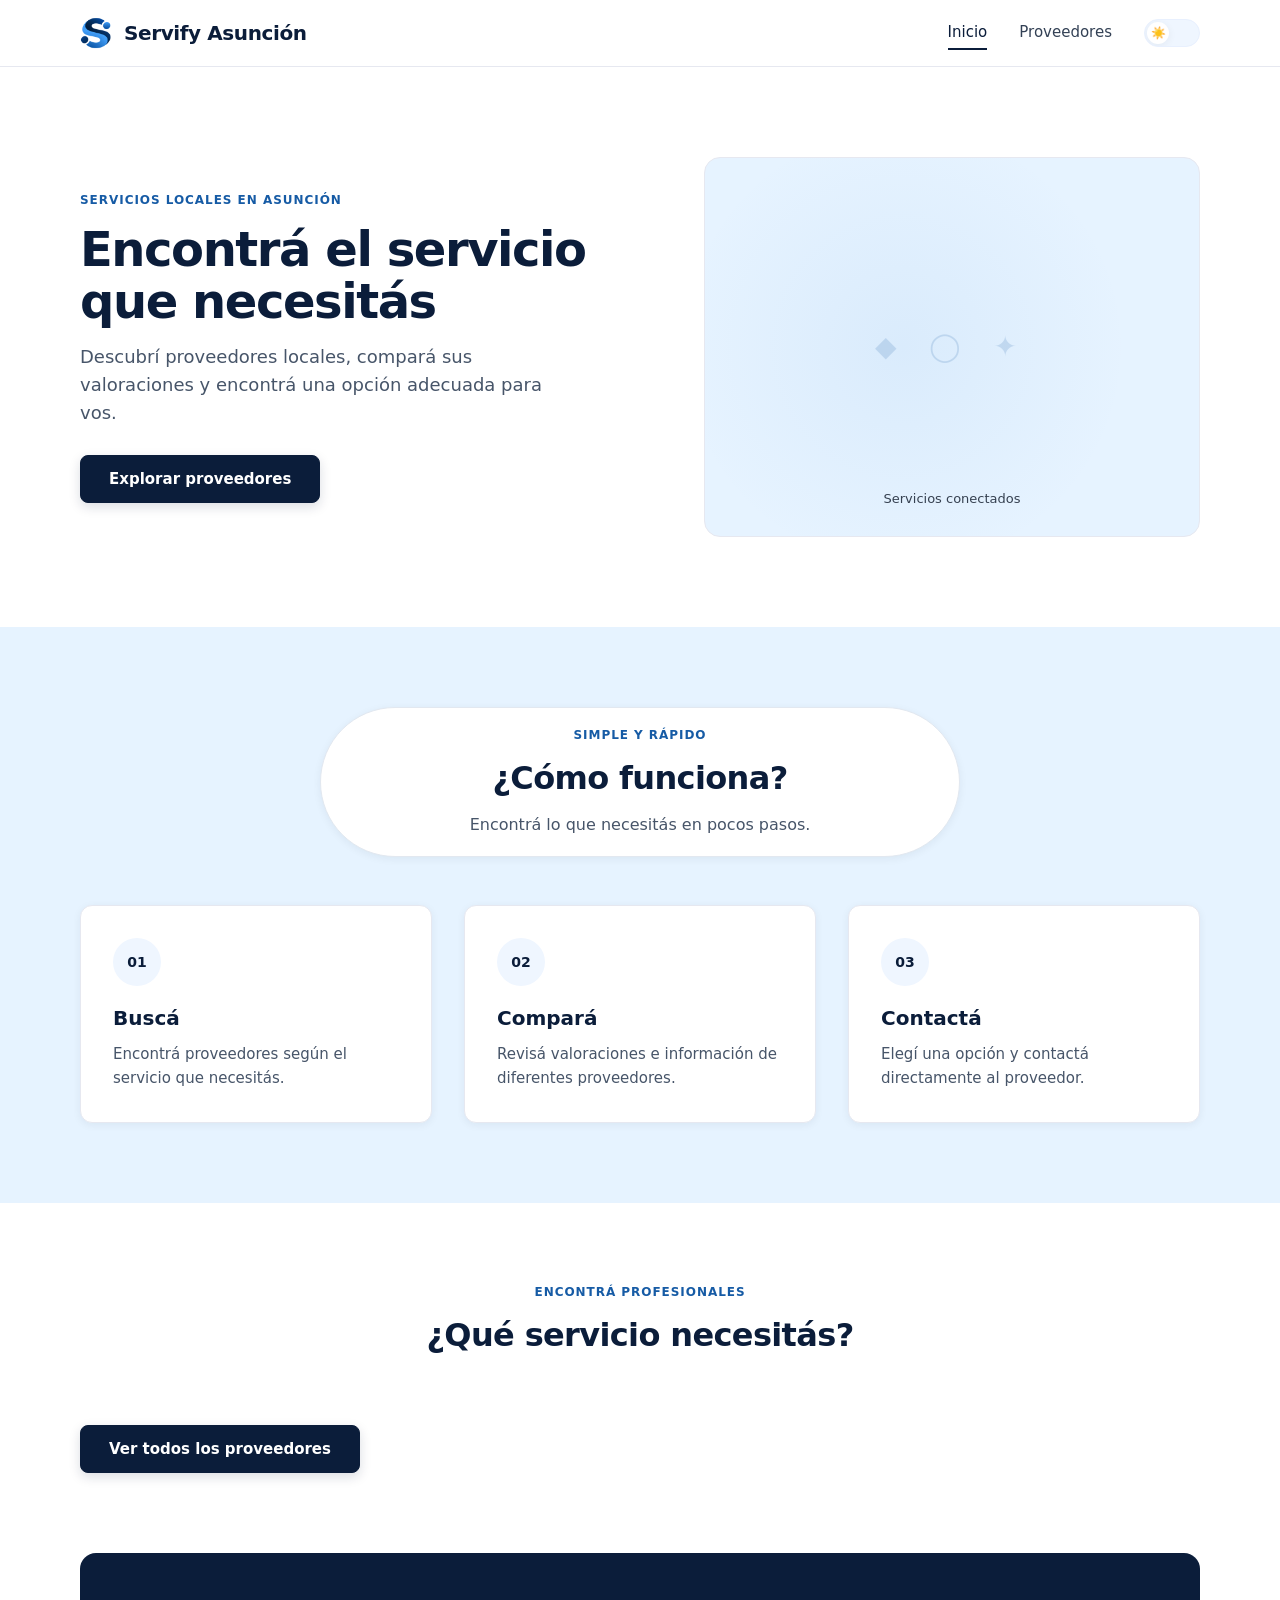
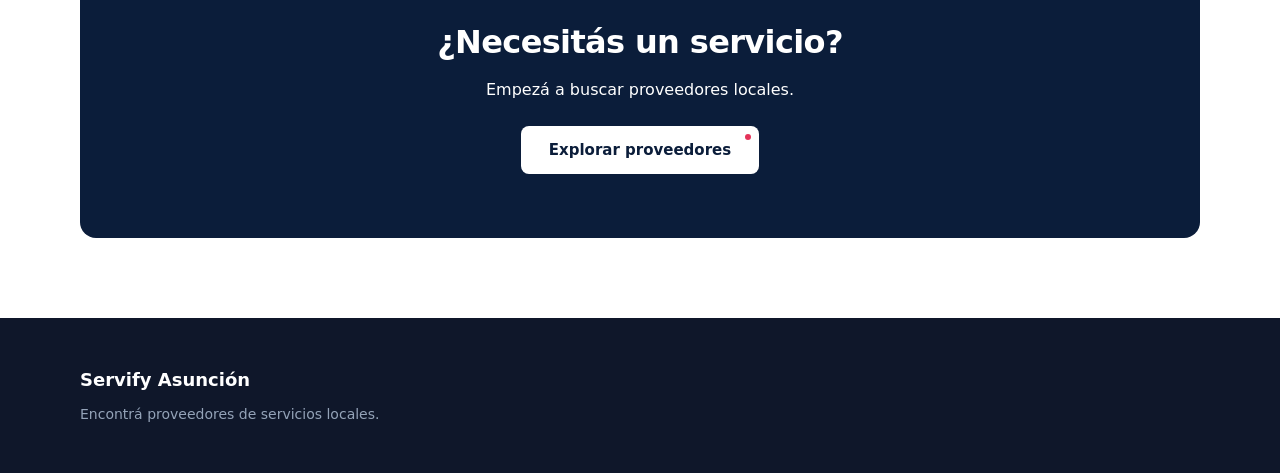
<file: index.html>
<!-- Inicio | explica qué es la app, problema y CTA a proveedores -->
<!DOCTYPE html>
<html lang="es">
    <head>
        <meta charset="UTF-8">
        <meta name="viewport" content="width=device-width, initial-scale=1.0">
        <title>Inicio | Servify Asunción</title>
        <meta name="description" content="Encontrá proveedores de servicios locales en Asunción.">
        <link rel="stylesheet" href="css/common.css">
        <link rel="stylesheet" href="css/home.css">
        <link rel="icon" type="image/png" href="assets/logo.png">
    </head>
    <body>
        <header>
            <nav>
                <a href="index.html">Servify Asunción</a>
                <div>
                    <a href="index.html" aria-current="page">Inicio</a>
                    <a href="providers.html">Proveedores</a>
                    <button type="button" aria-label="Cambiar tema">Tema</button>
                </div>
            </nav>
        </header>

        <main>
            <!-- Hero: propuesta de valor + CTA principal hacia listado (estructura cumple challenge) -->
            <section class="hero">
                <div>
                    <p>Servicios locales en Asunción</p>
                    <h1>Encontrá el servicio que necesitás</h1>
                    <p>
                        Descubrí proveedores locales, compará sus valoraciones y encontrá una opción
                        adecuada para vos.
                    </p>
                    <a href="providers.html">Explorar proveedores</a>
                </div>
                <div>
                    <!-- Futuro elemento visual del Hero -->
                </div>
            </section>

            <!-- Flujo 3 pasos: Buscá / Compará / Contactá -->
            <section class="how-it-works">
                <header>
                    <p>Simple y rápido</p>
                    <h2>¿Cómo funciona?</h2>
                    <p>Encontrá lo que necesitás en pocos pasos.</p>
                </header>
                <div>
                    <article>
                        <span>01</span>
                        <h3>Buscá</h3>
                        <p>Encontrá proveedores según el servicio que necesitás.</p>
                    </article>
                    <article>
                        <span>02</span>
                        <h3>Compará</h3>
                        <p>Revisá valoraciones e información de diferentes proveedores.</p>
                    </article>
                    <article>
                        <span>03</span>
                        <h3>Contactá</h3>
                        <p>Elegí una opción y contactá directamente al proveedor.</p>
                    </article>
                </div>
            </section>

            <!-- Categorías: orienta al usuario; datos reales vienen de providers.html vía fetch -->
            <section class="categories">
                <header>
                    <p>Encontrá profesionales</p>
                    <h2>¿Qué servicio necesitás?</h2>
                </header>
                <div class="category-list">
                    <!-- Las categorías se definirán posteriormente -->
                </div>
                <a href="providers.html">Ver todos los proveedores</a>
            </section>

            <!-- CTA final: cierra el flujo de Inicio y re-dirige a proveedores -->
            <section class="final-cta">
                <h2>¿Necesitás un servicio?</h2>
                <p>Empezá a buscar proveedores locales.</p>
                <a href="providers.html">Explorar proveedores</a>
            </section>
        </main>

        <footer>
            <p>Servify Asunción</p>
            <p>Encontrá proveedores de servicios locales.</p>
        </footer>
        <script src="js/theme.js" defer></script>
    </body>
</html>
</file>
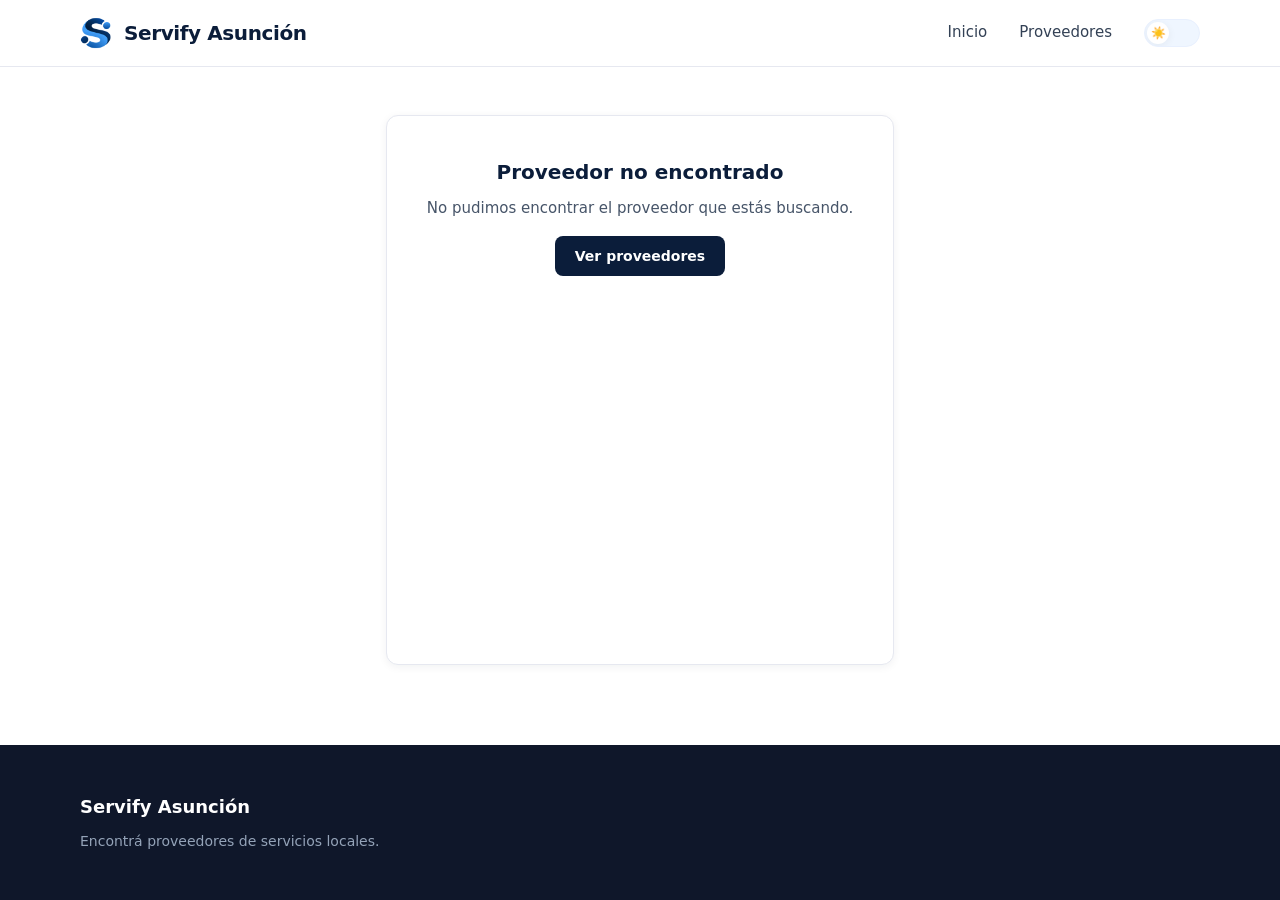
<file: provider.html>
<!-- Detalle | tercera página funcional (perfil) con datos vía fetch -->
<!DOCTYPE html>
<html lang="es">
    <head>
        <meta charset="UTF-8">
        <meta name="viewport" content="width=device-width, initial-scale=1.0">
        <title>Perfil del proveedor | Servify Asunción</title>
        <meta name="description" content="Conocé más información sobre un proveedor de servicios en Asunción.">
        <link rel="stylesheet" href="css/common.css">
        <link rel="stylesheet" href="css/provider.css">
        <link rel="icon" type="image/png" href="assets/logo.png">
    </head>
    <body>
        <header>
            <nav>
                <a href="index.html">Servify Asunción</a>
                <div>
                    <a href="index.html">Inicio</a>
                    <a href="providers.html">Proveedores</a>
                    <button type="button" aria-label="Cambiar tema">Tema</button>
                </div>
            </nav>
        </header>

        <main>
            <!-- Estados del perfil individual (loading/error/empty) -->
            <div id="loading-state" class="loading-state">
                <p>Cargando perfil...</p>
            </div>
            <div id="error-state" class="error-state" hidden>
                <p>No pudimos cargar el perfil. Intentá nuevamente más tarde.</p>
                <a href="providers.html">Volver a proveedores</a>
            </div>
            <section id="not-found-state" class="provider-error" hidden>
                <h2>Proveedor no encontrado</h2>
                <p>No pudimos encontrar el proveedor que estás buscando.</p>
                <a href="providers.html">Ver proveedores</a>
            </section>

            <!-- Detalle dinámicose muestra con fetch usando ?id= -->
            <section id="provider-profile" class="provider-profile" hidden>
                <a href="providers.html">← Volver a proveedores</a>
                <div class="provider-info">
                    <p>Perfil del proveedor</p>
                    <h1 id="provider-name">Nombre del proveedor</h1>
                    <p id="provider-profession">Profesión</p>
                    <p id="provider-age">Edad</p>
                    <p id="provider-experience">Experiencia</p>
                    <p id="provider-rating">Calificación</p>
                    <div class="provider-contact-row">
                        <p id="provider-phone">Contacto</p>
                        <a id="provider-contact" href="#">Llamar</a>
                    </div>
                    <div class="provider-description">
                        <h2>Sobre el profesional</h2>
                        <p id="provider-description">Descripción del proveedor.</p>
                    </div>
                </div>
            </section>
        </main>

        <footer>
            <p>Servify Asunción</p>
            <p>Encontrá proveedores de servicios locales.</p>
        </footer>

        <script src="js/provider.js" defer></script>
        <script src="js/theme.js" defer></script>
    </body>
</html>
</file>
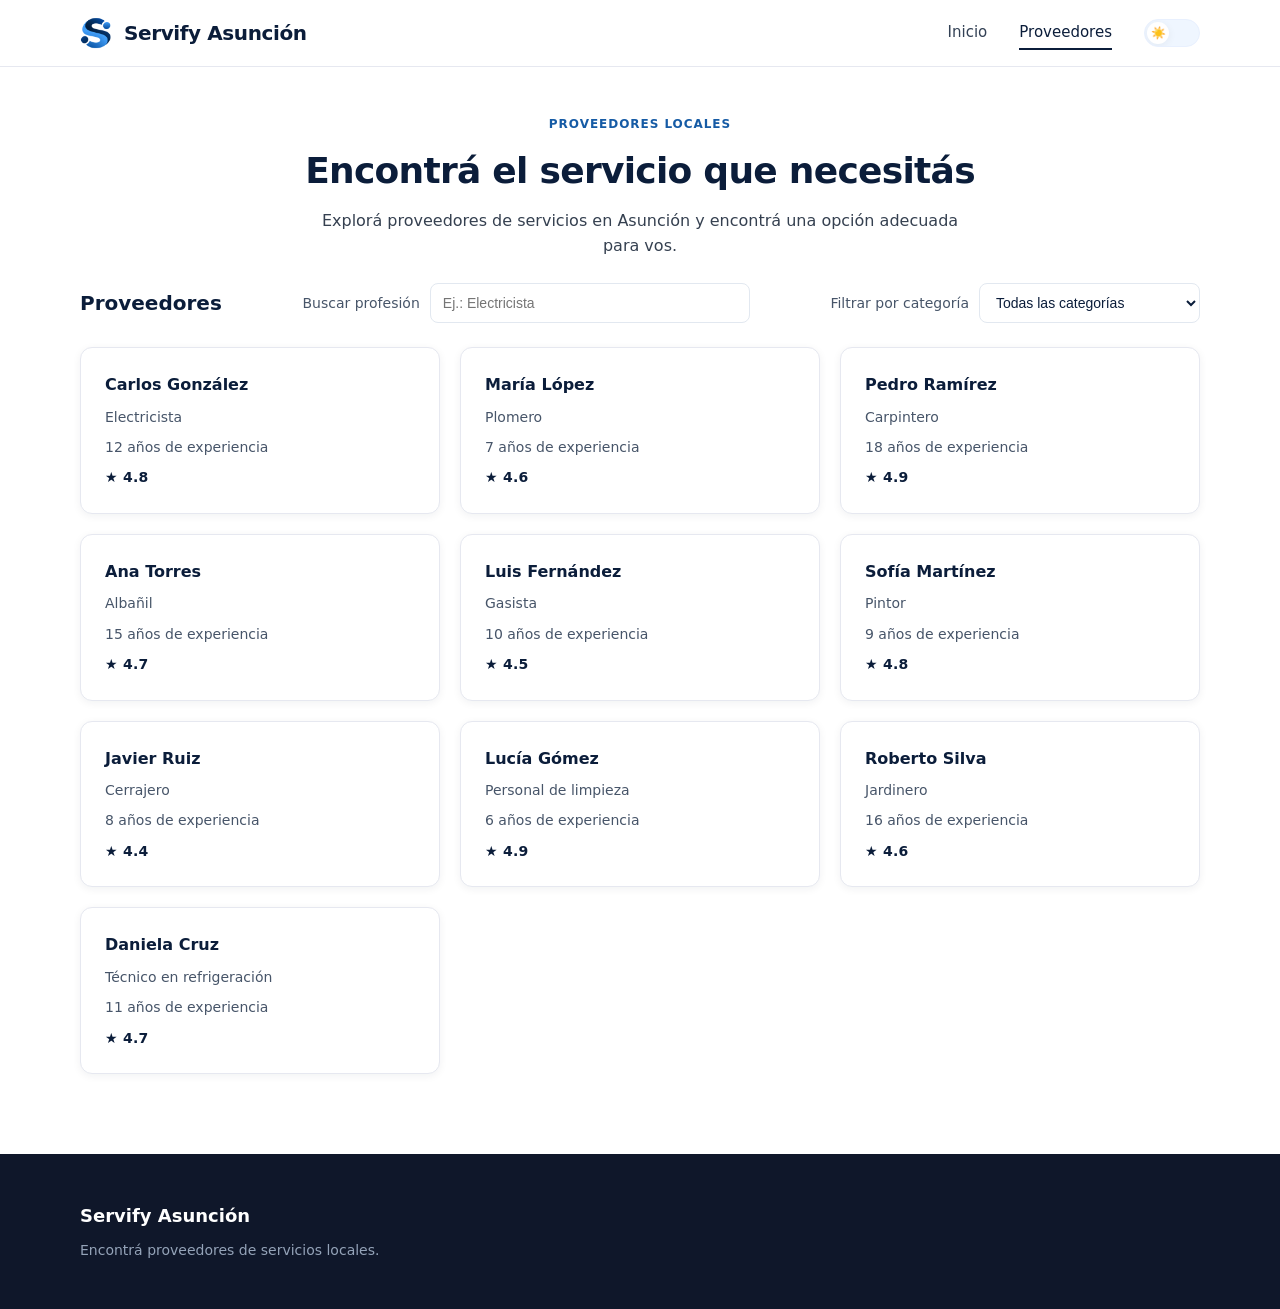
<file: providers.html>
<!-- Proveedores | listado en tarjetas vía fetch -->
<!DOCTYPE html>
<html lang="es">
    <head>
        <meta charset="UTF-8">
        <meta name="viewport" content="width=device-width, initial-scale=1.0">
        <title>Proveedores | Servify Asunción</title>
        <meta name="description" content="Encontrá proveedores de servicios en Asunción.">
        <link rel="stylesheet" href="css/common.css">
        <link rel="stylesheet" href="css/providers.css">
        <link rel="icon" type="image/png" href="assets/logo.png">
    </head>
    <body>
        <header>
            <nav>
                <a href="index.html">Servify Asunción</a>
                <div>
                    <a href="index.html">Inicio</a>
                    <a href="providers.html" aria-current="page">Proveedores</a>
                    <button type="button" aria-label="Cambiar tema">Tema</button>
                </div>
            </nav>
        </header>

        <main>
            <!-- contexto de búsqueda local -->
            <section class="providers-header">
                <p>Proveedores locales</p>
                <h1>Encontrá el servicio que necesitás</h1>
                <p>Explorá proveedores de servicios en Asunción y encontrá una opción adecuada para vos.</p>
            </section>

            <!--  filtrado y contenedores.  -->
            <section class="providers-section">
                <header>
                    <h2>Proveedores</h2>
                    <div class="search-control">
                        <label for="profession-search">Buscar profesión</label>
                        <input type="search" id="profession-search" placeholder="Ej.: Electricista" autocomplete="off">
                    </div>
                    <div class="filter-control">
                        <label for="category-filter">Filtrar por categoría</label>
                        <select id="category-filter">
                            <option value="all">Todas las categorías</option>
                            <!-- Categorias desplegadas medisante script -->
                        </select>
                    </div>
                </header>
            
            <!-- Estados -->

                <!-- Cargando - visible mientras fetch está pendiente -->
                <div id="loading-state" class="loading-state" hidden>
                    <p>Cargando proveedores...</p>
                </div>

                <!-- Sin resultados - se muestra cuando el filtro no coincide -->
                <div id="empty-state" class="empty-state" hidden>
                    <p>No encontramos proveedores para esta categoría.</p>
                </div>

                <!-- Error - se muestra si fetch falla -->
                <div id="error-state" class="error-state" hidden>
                    <p>No pudimos cargar los proveedores. Intentá nuevamente más tarde.</p>
                </div>

                <!-- Contenedor donde se inserta las tarjetas -->
                <div id="providers-list" class="providers-list"></div>
                <!-- generados mediante script-->
            </section>
        </main>

        <footer>
            <p>Servify Asunción</p>
            <p>Encontrá proveedores de servicios locales.</p>
        </footer>

        <script src="js/providers.js" defer></script>
        <script src="js/theme.js" defer></script>
    </body>
</html>
</file>
<file: css/common.css>
/* common.css - Base compartida | Servify Asunción */

/* 1. Variables */
:root {
  --blue-dark: #0B1D3A;
  --blue-dark-hover: #0F2647;
  --blue-soft: #165ba5;
  --blue-soft-light: #EFF6FF;
  --blue-soft-border: #E8F0FE;
  --bg: #ffffff;
  --bg-alt: #E6F3FF;
  --bg-header: #FFFFFF;
  --bg-footer: #0F172A;
  --text: #0B1D3A;
  --heading-color: #0B1D3A;
  --text-muted: #475569;
  --text-light: #354050;
  --border: #E2E8F0;
  --border-light: #E6E8F0;
  --red-accent: #E11D48;
  --radius-sm: 8px;
  --radius-md: 12px;
  --radius-lg: 16px;
  --shadow-sm: 0 2px 8px rgba(11,29,58,0.06);
  --shadow-md: 0 8px 24px rgba(11,29,58,0.10);
  --shadow-btn: 0 4px 12px rgba(11,29,58,0.15);
}

/* 2. Reset / Base */
* { box-sizing: border-box; margin: 0; padding: 0; }
html { scroll-behavior: smooth; }
body {
  min-height: 100vh;
  display: flex;
  flex-direction: column;
  font-family: 'Inter', system-ui, -apple-system, Segoe UI, Roboto, sans-serif;
  color: var(--text);
  background: var(--bg);
  line-height: 1.6;
  -webkit-font-smoothing: antialiased;
}
main {
  flex: 1 0 auto;
}
a { color: inherit; text-decoration: none; }
a:focus-visible, button:focus-visible, select:focus-visible {
  outline: 2px solid var(--blue-soft);
  outline-offset: 2px;
}
img { max-width: 100%; display: block; }

/* 3. Header */
header {
  position: sticky;
  top: 0;
  z-index: 10;
  background: var(--bg-header);
  border-bottom: 1px solid var(--border-light);
}
header nav {
  max-width: 1280px;
  margin: 0 auto;
  padding: 16px 80px;
  display: flex;
  align-items: center;
  justify-content: space-between;
  gap: 32px;
}
header nav > a:first-child {
  font-weight: 700;
  font-size: 20px;
  color: var(--heading-color);
  letter-spacing: -0.02em;
  display: flex;
  align-items: center;
  gap: 10px;
}
/* logo */
header nav > a:first-child::before {
  content: "";
  width: 34px;
  height: 34px;
  flex-shrink: 0;
  background-image: url("../assets/logo.png");
  background-repeat: no-repeat;
  background-size: contain;
  background-position: center;
}

header nav div {
  display: flex;
  align-items: center;
  gap: 32px;
}
header nav div a {
  font-weight: 500;
  font-size: 15px;
  color: #334155;
  padding: 4px 0;
  border-bottom: 2px solid transparent;
  transition: color 0.2s, border-color 0.2s;
}
header nav div a[aria-current="page"] {
  color: var(--blue-dark);
  border-bottom-color: var(--blue-dark);
}
header nav div a:hover { color: var(--blue-dark); }

/* Toggle sol/luna compacto */
header nav button {
  width: 56px; height: 28px;
  border-radius: 999px;
  border: 1px solid var(--blue-soft-border);
  background: var(--blue-soft-light);
  cursor: pointer;
  position: relative;
  text-indent: -9999px;
  overflow: hidden;
  transition: background 0.5s;
}
header nav button::after {
  content: "☀️";
  position: absolute;
  left: 2px; top: 2px;
  width: 22px; height: 22px;
  border-radius: 50%;
  background: #fff;
  box-shadow: var(--shadow-sm);
  display: grid; place-items: center;
  text-indent: 0;
  font-size: 12px;
  transition: transform 0.5s, content 0.5s;
}
header nav button:hover { background: #E0ECFF; }
header nav button[aria-pressed="true"] { background: #1E3A5F; border-color: #334155; }
header nav button[aria-pressed="true"]::after {
  content: "🌙";
  transform: translateX(28px);
  background: #0B1D3A;
}

/* Dark mode - activado vía html[data-theme="dark"] */
html[data-theme="dark"] {
  --bg: #071A33;
  --bg-alt: #0B2545;
  --bg-footer: #04101F;
  --text: #F1F5F9;
  --heading-color: #DCEBFF;
  --text-muted: #CBD5E1;
  --text-light: #94A3B8;
  --border: #1E293B;
  --border-light: #1E293B;
  --blue-soft-light: #1E3A5F;
  --blue-soft-border: #1E3A5F;
}
html[data-theme="dark"] header { background: #071A33; border-bottom-color: #1E4266; }
html[data-theme="dark"] header nav div a { color: #CBD5E1; }
html[data-theme="dark"] header nav div a[aria-current="page"] { color: #fff; border-bottom-color: #4A90D9; }
html[data-theme="dark"] .how-it-works article,
html[data-theme="dark"] .providers-list article,
html[data-theme="dark"] .provider-profile,
html[data-theme="dark"] #loading-state,
html[data-theme="dark"] #not-found-state { background: #102D4D; border-color: #1E4266; }

/* 4. Botones */
.btn-primary {
  display: inline-flex;
  align-items: center; justify-content: center;
  height: 48px; padding: 0 28px;
  border-radius: var(--radius-sm);
  background: var(--blue-dark);
  color: #fff;
  font-weight: 600; font-size: 15px;
  border: none;
  box-shadow: var(--shadow-btn);
  transition: background 0.2s, transform 0.2s, box-shadow 0.2s;
}
.btn-primary:hover {
  background: var(--blue-dark-hover);
  transform: translateY(-1px);
  box-shadow: var(--shadow-md);
}
.btn-ghost {
  display: inline-flex;
  align-items: center; justify-content: center;
  height: 48px; padding: 0 24px;
  border-radius: var(--radius-sm);
  border: 1px solid var(--border);
  background: #fff;
  color: var(--text);
  font-weight: 600; font-size: 15px;
  transition: border-color 0.2s, transform 0.2s;
}
.btn-ghost:hover { border-color: var(--blue-soft); transform: translateY(-1px); }

/* 5. Footer simple */
footer {
  background: var(--bg-footer);
  color: #94A3B8;
  padding: 48px 80px;
  display: flex;
  flex-direction: column;
  gap: 8px;
}
footer p:first-child {
  color: #fff;
  font-weight: 700;
  font-size: 18px;
}
footer p { font-size: 14px; max-width: 480px; }

/* 6. Utilidades */
.hidden, [hidden] { display: none !important; }

/* 7. Responsive header/footer */
@media (max-width: 1024px) {
  header nav { padding: 16px 32px; }
  footer { padding: 40px 32px; }
}
@media (max-width: 640px) {
  header nav { padding: 14px 20px; gap: 16px; }
  header nav div { gap: 16px; }
  header nav div a { font-size: 14px; }
  footer { padding: 32px 20px; }
}
</file>
<file: css/home.css>
/* Pagina inicial 
/* Hero */
.hero {
  max-width: 1280px;
  margin: 0 auto;
  padding: 80px;
  display: grid;
  grid-template-columns: 560px 1fr;
  gap: 64px;
  align-items: center;
  min-height: 560px;
}
.hero p:first-child {
  font-weight: 600;
  font-size: 12px;
  letter-spacing: 0.08em;
  text-transform: uppercase;
  color: var(--blue-soft);
  margin-bottom: 12px;
}
.hero h1 {
  font-weight: 700;
  font-size: 48px;
  line-height: 52px;
  letter-spacing: -0.03em;
  color: var(--heading-color);
  margin-bottom: 16px;
}
.hero > div:first-child > p:nth-of-type(2) {
  font-size: 18px;
  line-height: 28px;
  color: var(--text-muted);
  max-width: 480px;
  margin-bottom: 28px;
}

.hero a {
  display: inline-flex;
  align-items: center;
  justify-content: center;
  height: 48px;
  padding: 0 28px;
  border-radius: var(--radius-sm);
  background: var(--blue-dark);
  color: #fff;
  border: 1px solid var(--blue-dark);
  font-weight: 600;
  font-size: 15px;
  box-shadow: var(--shadow-btn);
  transition: background 0.2s, transform 0.2s, box-shadow 0.2s;
}
html[data-theme="dark"] .hero a {
  background: #fff;
  color: var(--blue-dark);
  border-color: #fff;
}
.hero a:hover {
  background: var(--blue-dark-hover);
  transform: translateY(-1px);
  box-shadow: var(--shadow-md);
}
html[data-theme="dark"] .hero a:hover {
  background: #eaf3ff;
  border-color: #eaf3ff;
}
.hero > div:last-child {
  height: 380px;
  border-radius: var(--radius-lg);
  background: radial-gradient(320px 320px at 40% 50%, rgba(74,144,217,0.08), transparent 70%), var(--bg-alt);
  border: 1px solid var(--border-light);
  position: relative;
  overflow: hidden;
}
.hero > div:last-child::before {
  content: "◆ ◯ ✦";
  position: absolute;
  inset: 0;
  display: grid; place-items: center;
  font-size: 28px;
  letter-spacing: 12px;
  color: var(--blue-soft);
  opacity: 0.15;
}
.hero > div:last-child::after {
  content: "Servicios conectados";
  position: absolute;
  bottom: 20px; left: 50%;
  transform: translateX(-50%);
  font-size: 13px;
  color: var(--text-light);
  background: var(--blue-alt);
  padding: 6px 12px;
 
}

/* How it works  */
html[data-theme="dark"] .how-it-works {
  background: #0B2545;
}

.how-it-works {
  background: var(--bg-alt);
  padding: 80px;
}
.how-it-works > header {
  position: static;
  background: var(--bg);
  border: 1px solid var(--border);
  box-shadow: var(--shadow-sm);
  text-align: center;
  max-width: 640px;
  margin: 0 auto 48px;
  border-radius: 999px;
  padding: 18px 28px;
}
html[data-theme="dark"] .how-it-works > header {
  background: #102D4D;
  border-color: #1E4266;
}

.how-it-works > header p:first-child {
  font-weight: 600;
  font-size: 12px;
  letter-spacing: 0.08em;
  text-transform: uppercase;
  color: var(--blue-soft);
  margin-bottom: 8px;
}
.how-it-works h2 {
  font-weight: 700;
  font-size: 32px;
  letter-spacing: -0.02em;
  color: var(--heading-color);
  margin-bottom: 8px;
}
.how-it-works > header p:last-child { color: var(--text-muted); font-size: 16px; }
.how-it-works > div {
  max-width: 1280px;
  margin: 0 auto;
  display: grid;
  grid-template-columns: repeat(3, 1fr);
  gap: 32px;
}
.how-it-works article {
  background: #fff;
  border-radius: var(--radius-md);
  padding: 32px;
  box-shadow: var(--shadow-sm);
  border: 1px solid var(--border-light);
  transition: transform 0.2s, box-shadow 0.2s;
}
.how-it-works article:hover {
  transform: translateY(-4px);
  box-shadow: var(--shadow-md);
}
html[data-theme="dark"] .how-it-works article span {
  background: #1E3A5F;
  color: #DCEBFF;
}

.how-it-works article span {
  display: inline-grid; place-items: center;
  width: 48px; height: 48px;
  border-radius: 50%;
  background: var(--blue-soft-light);
  color: var(--blue-dark);
  font-weight: 700; font-size: 14px;
  margin-bottom: 16px;
}
.how-it-works article h3 { font-size: 20px; font-weight: 700; color: var(--heading-color); margin-bottom: 8px; }
.how-it-works article p { color: var(--text-muted); font-size: 15px; line-height: 24px; }

/* Categories */
.categories {
  max-width: 1280px;
  margin: 0 auto;
  padding: 80px;
}
.categories > header {
  position: static;
  background: transparent;
  border: none;
  text-align: center;
  margin-bottom: 32px;
}
.categories > header p { font-weight: 600; font-size: 12px; letter-spacing: 0.08em; text-transform: uppercase; color: var(--blue-soft); margin-bottom: 8px; }
.categories h2 { font-size: 32px; font-weight: 700; color: var(--heading-color); letter-spacing: -0.02em; }
.category-list {
  display: grid;
  grid-template-columns: repeat(3, 1fr);
  gap: 20px;
  margin-bottom: 24px;
}
/* Grid de categorías */
.categories a {
  display: inline-flex;
  align-items: center;
  justify-content: center;
  height: 48px;
  padding: 0 28px;
  border-radius: var(--radius-sm);
  background: var(--blue-dark);
  color: #fff;
  border: 1px solid var(--blue-dark);
  font-weight: 600;
  font-size: 15px;
  box-shadow: var(--shadow-btn);
  margin-top: 8px;
  transition: background 0.2s, transform 0.2s, box-shadow 0.2s;
}
html[data-theme="dark"] .categories a {
  background: #fff;
  color: var(--blue-dark);
  border-color: #fff;
}
.categories a:hover {
  background: var(--blue-dark-hover);
  transform: translateY(-1px);
  box-shadow: var(--shadow-md);
}
html[data-theme="dark"] .categories a:hover {
  background: #eaf3ff;
  border-color: #eaf3ff;
}

/* Final CTA  */
.final-cta {
  max-width: 1280px;
  width: calc(100% - 160px);
  margin: 0 auto 80px;
  background: var(--blue-dark);
  border-radius: var(--radius-lg);
  padding: 64px;
  text-align: center;
  position: relative;
  overflow: hidden;
}
html:not([data-theme="dark"]) .final-cta { background: var(--blue-dark); }
.final-cta h2 { color: #fff; font-size: 32px; font-weight: 700; letter-spacing: -0.02em; margin-bottom: 8px; }
.final-cta p { color: #fff; font-size: 16px; margin-bottom: 24px; }
.final-cta a {
  display: inline-flex;
  align-items: center; justify-content: center;
  height: 48px; padding: 0 28px;
  border-radius: var(--radius-sm);
  background: #fff;
  color: var(--blue-dark);
  font-weight: 600; font-size: 15px;
  position: relative;
  transition: transform 0.2s, box-shadow 0.2s;
}
.final-cta a::after {
  content: "";
  position: absolute;
  top: 8px; right: 8px;
  width: 6px; height: 6px;
  border-radius: 50%;
  background: var(--red-accent);
  opacity: 0.9;
}
.final-cta a:hover { transform: translateY(-1px); box-shadow: var(--shadow-md); }

/* Responsive home */
@media (max-width: 1024px) {
  .hero { grid-template-columns: 1fr; padding: 48px 32px; min-height: auto; }
  .hero h1 { font-size: 40px; line-height: 44px; }
  .hero > div:last-child { height: 280px; }
  .how-it-works { padding: 48px 32px; }
  .how-it-works > div { grid-template-columns: 1fr; }
  .categories { padding: 48px 32px; }
  .category-list { grid-template-columns: repeat(2, 1fr); }
  .final-cta { width: calc(100% - 64px); margin: 0 auto 48px; padding: 48px 32px; }
}
@media (max-width: 640px) {
  .hero { padding: 32px 20px; }
  .hero h1 { font-size: 32px; line-height: 36px; }
  .how-it-works { padding: 32px 20px; }
  .categories { padding: 32px 20px; }
  .category-list { grid-template-columns: 1fr; }
  .final-cta { width: calc(100% - 40px); margin: 0 auto 32px; padding: 32px 20px; }
  .final-cta h2 { font-size: 24px; }
}
</file>
<file: css/provider.css>
/* Contenedor main centrado */
main {
  max-width: 1280px;
  margin: 0 auto;
  padding: 48px 80px 80px;
  display: grid;
  gap: 24px;
}

/* Estados */
#loading-state, #error-state, #not-found-state {
  background: #fff;
  border: 1px solid var(--border-light);
  border-radius: var(--radius-md);
  padding: 40px;
  text-align: center;
  box-shadow: var(--shadow-sm);
}
#loading-state p, #error-state p { color: var(--text-muted); font-size: 15px; }
#error-state { background: #FFF1F2; border-color: #FECDD3; }
#error-state p { color: #9F1239; }
#not-found-state h2 { font-size: 20px; font-weight: 700; color: var(--heading-color); margin-bottom: 8px; }
#not-found-state p { color: var(--text-muted); font-size: 15px; margin-bottom: 16px; }
#not-found-state a, #error-state a {
  display: inline-flex;
  align-items: center; justify-content: center;
  height: 40px; padding: 0 20px;
  border-radius: var(--radius-sm);
  background: var(--blue-dark);
  color: #fff;
  font-weight: 600; font-size: 14px;
}
.provider-error a:hover, #error-state a:hover { background: var(--blue-dark-hover); }

/* Ficha central */
.provider-profile {
  background: #fff;
  border: 1px solid var(--border-light);
  border-radius: var(--radius-lg);
  padding: 40px;
  box-shadow: var(--shadow-sm);
}
.provider-profile > a:first-child {
  display: inline-flex;
  align-items: center;
  gap: 6px;
  font-size: 14px;
  font-weight: 500;
  color: var(--text-muted);
  margin-bottom: 24px;
}
.provider-profile > a:first-child:hover { color: var(--blue-dark); }

.provider-info > p:first-child {
  font-weight: 600; font-size: 12px; letter-spacing: 0.08em; text-transform: uppercase; color: var(--blue-soft); margin-bottom: 8px;
}
html[data-theme="dark"] .provider-info > p:first-child { color: #fff; }
.provider-info h1 { font-size: 32px; font-weight: 700; letter-spacing: -0.02em; color: var(--heading-color); margin-bottom: 4px; }
#provider-profession { font-size: 16px; font-weight: 600; color: var(--blue-soft); margin-bottom: 4px; }
html[data-theme="dark"] #provider-profession { color: #fff; }
#provider-age { font-size: 14px; color: var(--text-light); margin-bottom: 4px; }
#provider-experience { font-size: 14px; color: var(--text-light); margin-bottom: 4px; }
#provider-rating {
  font-size: 15px;
  font-weight: 700;
  color: var(--blue-dark);
  margin-bottom: 24px;
}
html[data-theme="dark"] #provider-rating {
  color: #DCEBFF;
}
.provider-contact-row {
  display: flex;
  align-items: center;
  flex-wrap: wrap;
  gap: 12px;
  margin-bottom: 24px;
}
#provider-phone {
  margin-bottom: 0;
}
#provider-contact {
  display: inline-flex;
  align-items: center;
  gap: 8px;
  min-height: 42px;
  padding: 0 18px;
  border-radius: var(--radius-sm);
  background: var(--blue-dark);
  color: #fff;
  font-size: 14px;
  font-weight: 600;
  box-shadow: var(--shadow-btn);
  transition: background 0.2s, transform 0.2s, box-shadow 0.2s;
}
#provider-contact::before {
  content: "\260E";
  font-size: 16px;
  line-height: 1;
}
#provider-contact:hover {
  background: var(--blue-dark-hover);
  transform: translateY(-1px);
  box-shadow: var(--shadow-md);
}
#provider-contact:active {
  transform: translateY(0);
}
html[data-theme="dark"] #provider-contact {
  background: #DCEBFF;
  color: var(--blue-dark);
}
html[data-theme="dark"] #provider-contact:hover {
  background: #fff;
}
.provider-description {
  border-top: 1px solid var(--border-light);
  padding-top: 24px;
  margin-top: 8px;
}
.provider-description h2 { font-size: 16px; font-weight: 700; color: var(--heading-color); margin-bottom: 8px; }
.provider-description p { color: var(--text-muted); font-size: 15px; line-height: 26px; }

@media (max-width: 1024px) {
  main { padding: 32px 32px 48px; }
}
@media (max-width: 640px) {
  main { padding: 24px 20px 32px; }
  .provider-profile { padding: 24px; }
  .provider-info h1 { font-size: 26px; }
}
</file>
<file: css/providers.css>
/* Header sección */
.providers-header {
  max-width: 1280px;
  margin: 0 auto;
  padding: 48px 80px 24px;
  text-align: center;
}
.providers-header p:first-child {
  font-weight: 600; font-size: 12px; letter-spacing: 0.08em; text-transform: uppercase; color: var(--blue-soft); margin-bottom: 8px;
}
html[data-theme="dark"] .providers-header p:first-child { color: #fff; }
.providers-header h1 { font-size: 36px; font-weight: 700; letter-spacing: -0.02em; color: var(--heading-color); margin-bottom: 8px; }
.providers-header p:last-child { color: var(--text-light); font-size: 16px; max-width: 640px; margin: 0 auto; }

/* Sección listado */
.providers-section {
  max-width: 1280px;
  margin: 0 auto;
  padding: 0 80px 80px;
}
.providers-section > header {
  position: static;
  background: transparent;
  border: none;
  display: flex;
  align-items: center;
  justify-content: space-between;
  gap: 16px;
  margin-bottom: 24px;
  flex-wrap: wrap;
}
.filter-control {
  display: flex;
  align-items: center;
  gap: 10px;
}
.search-control {
  display: flex;
  align-items: center;
  gap: 10px;
}
.providers-section h2 { font-size: 20px; font-weight: 700; color: var(--heading-color); }
.providers-section label { font-size: 14px; color: var(--text-muted); font-weight: 500; }
#profession-search {
  width: 320px;
  height: 40px;
  padding: 0 12px;
  border-radius: var(--radius-sm);
  border: 1px solid var(--border);
  background: var(--bg-header);
  font-size: 14px;
  color: var(--text);
}
#profession-search:focus { border-color: var(--blue-soft); outline: none; }
#category-filter {
  height: 40px;
  padding: 0 36px 0 12px;
  border-radius: var(--radius-sm);
  border: 1px solid var(--border);
  background: var(--bg-header);
  font-size: 14px; font-weight: 500;
  color: var(--text);
  cursor: pointer;
}
#category-filter:focus { border-color: var(--blue-soft); }
html[data-theme="dark"] #category-filter {
  background: #102D4D;
  border-color: #1E4266;
}

/* Estados loading / empty / error */
.loading-state, .empty-state, .error-state {
  background: var(--bg-alt);
  border: 1px solid var(--border-light);
  border-radius: var(--radius-md);
  padding: 32px;
  text-align: center;
  color: var(--text-muted);
  font-size: 15px;
  margin-bottom: 24px;
}
.error-state { border-color: #FECDD3; background: #FFF1F2; color: #9F1239; }

/* Grid responsive 3/2/1 */
.providers-list {
  display: grid;
  grid-template-columns: repeat(3, 1fr);
  gap: 20px;
}
.providers-list article {
  position: relative;
  overflow: visible;
  background: #fff;
  border: 1px solid var(--border-light);
  border-radius: var(--radius-md);
  padding: 24px;
  box-shadow: var(--shadow-sm);
  display: flex;
  flex-direction: column;
  gap: 8px;
  transition: transform 0.2s, box-shadow 0.2s, border-color 0.2s, z-index 0.2s;
  z-index: 1;
  box-sizing: border-box;
}

.providers-list article:hover {
  transform: translateY(-4px);
  box-shadow: var(--shadow-md);
  border-color: var(--blue-soft-border);
  z-index: 50;
}

.providers-list article h3 {
  font-size: 16px;
  font-weight: 700;
  color: var(--heading-color);
}

.providers-list article p {
  font-size: 14px;
  color: var(--text-muted);
}

.providers-list article p:nth-of-type(3) {
  font-weight: 600;
  color: var(--heading-color);
  letter-spacing: 0.02em;
}

.providers-list article a {
  margin-top: 12px;
  display: inline-flex;
  align-items: center;
  justify-content: center;
  height: 40px;
  padding: 0 16px;
  border-radius: var(--radius-sm);
  background: var(--blue-dark);
  color: #fff;
  font-weight: 600;
  font-size: 14px;
  transition: background 0.2s, transform 0.2s;
}

.providers-list article a:hover {
  background: var(--blue-dark-hover);
  transform: translateY(-1px);
}

.providers-list article .rating {
  color: #FBBF24;
  font-weight: 700;
}

.provider-card__summary {
  position: relative;
  display: flex;
  flex-direction: column;
  gap: 8px;
  z-index: 1;
}

.provider-card__details {
  position: absolute;
  left: 50%;
  top: 50%;
  width: calc(100% - 24px);
  transform: translate(-50%, -50%) scale(0.96);
  opacity: 0;
  visibility: hidden;
  transition: opacity 0.25s ease, visibility 0.25s ease, transform 0.25s ease;
  z-index: 60;
  pointer-events: none;
  background: rgba(5, 16, 28, 0.99);
  border: 1px solid rgba(147, 197, 253, 0.7);
  border-radius: 16px;
  box-shadow: 0 28px 70px rgba(2, 6, 23, 0.5);
}


.providers-list article:hover .provider-card__details,
.providers-list article:focus-within .provider-card__details {
  opacity: 1;
  visibility: visible;
  transform: translate(-50%, -50%) scale(1);
  pointer-events: auto;
}

.provider-card__details-inner {
  position: relative;
  display: flex;
  flex-direction: column;
  gap: 8px;
  padding: 18px 16px;
  text-align: left;
}

.provider-card__details h3 {
  color: #fff !important;
  margin: 0;
  font-size: 18px;
}

.provider-card__details p {
  color: #E0F2FE !important;
  margin: 0;
  line-height: 1.5;
  font-size: 13px;
}

.provider-card__details a {
  margin-top: 8px;
  background: #fff;
  color: var(--blue-dark);
  align-self: flex-start;
  box-shadow: 0 8px 18px rgba(59, 130, 246, 0.3);
  text-decoration: none;
}



/* Responsive */
@media (max-width: 1024px) {
  .providers-header { padding: 32px 32px 24px; }
  .providers-section { padding: 0 32px 48px; }
  .providers-list { grid-template-columns: repeat(2, 1fr); }
}
@media (max-width: 640px) {
  .providers-header { padding: 24px 20px 16px; }
  .providers-header h1 { font-size: 28px; }
  .providers-section { padding: 0 20px 32px; }
  .providers-list { grid-template-columns: 1fr; }
  .providers-section > header { flex-direction: column; align-items: stretch; }
  .search-control,
  .filter-control {
    flex-direction: column;
    align-items: stretch;
  }
  #profession-search { width: auto; }
}
</file>
